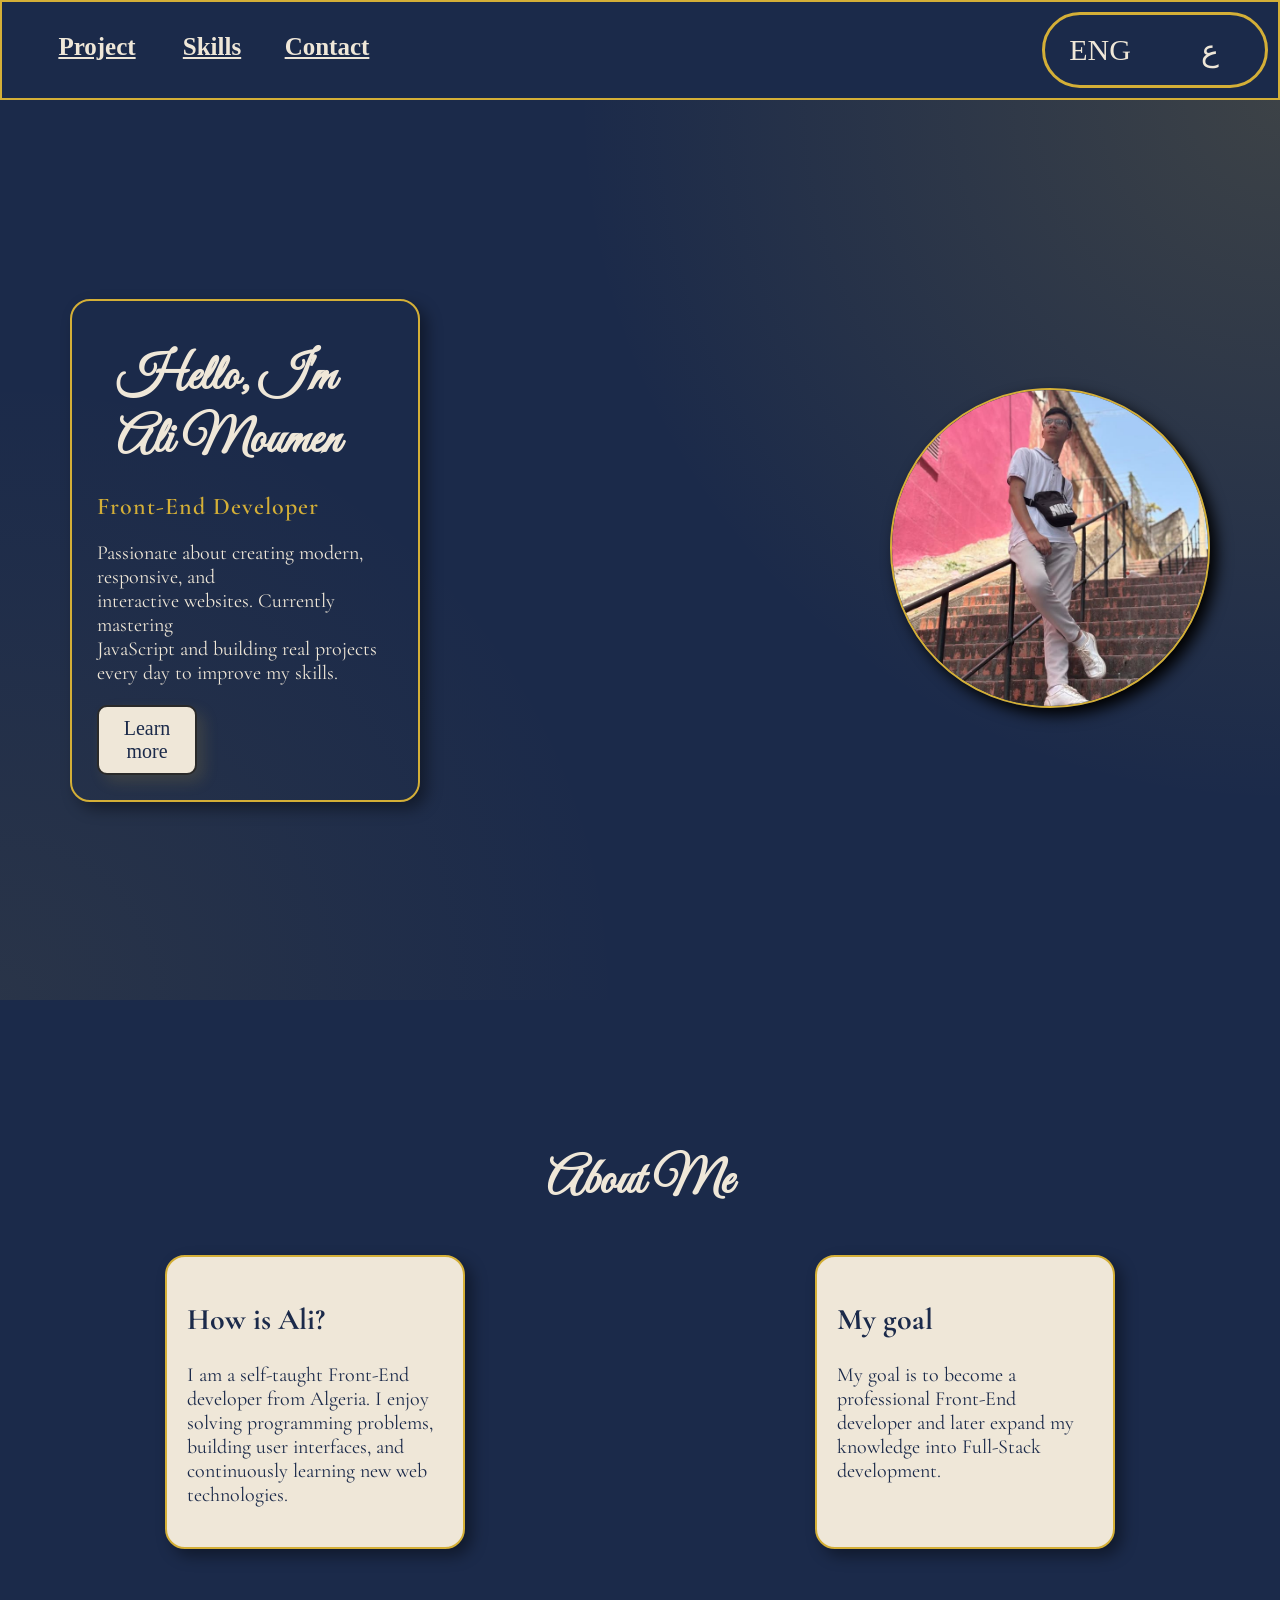
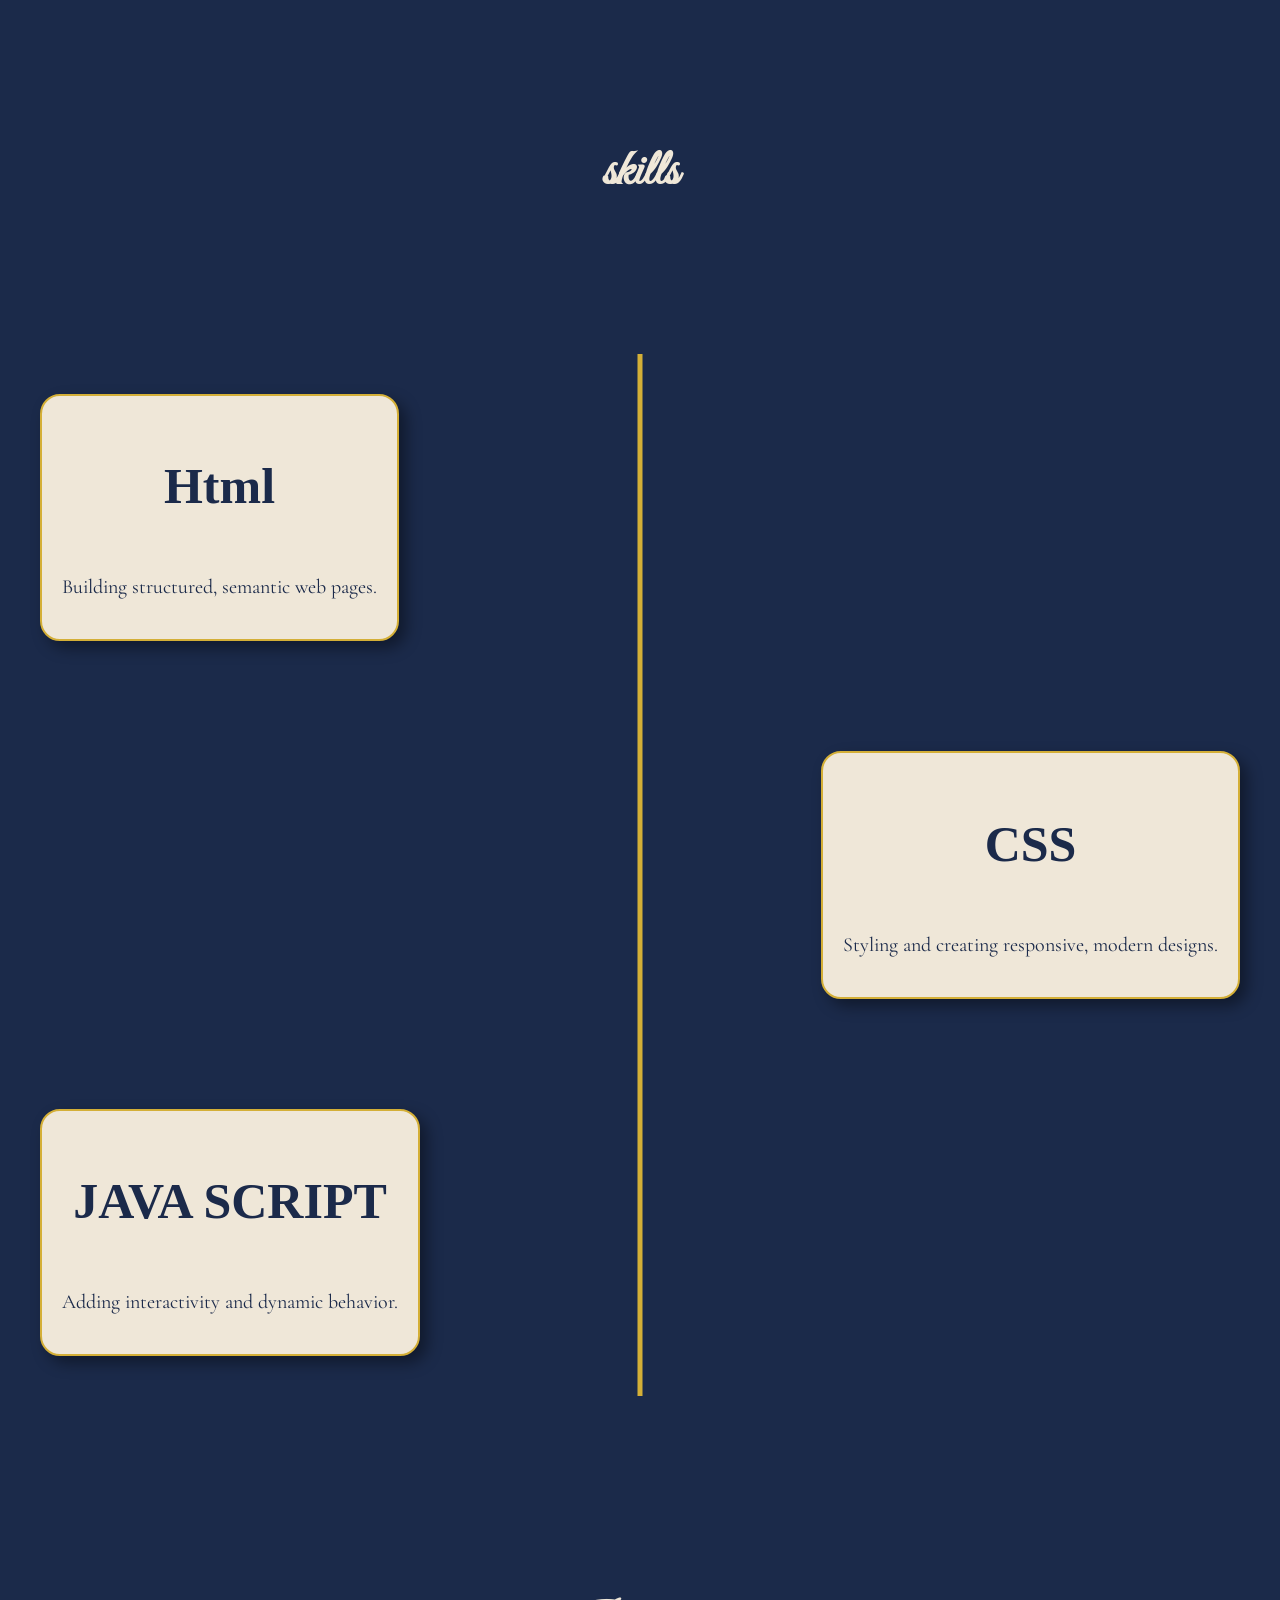
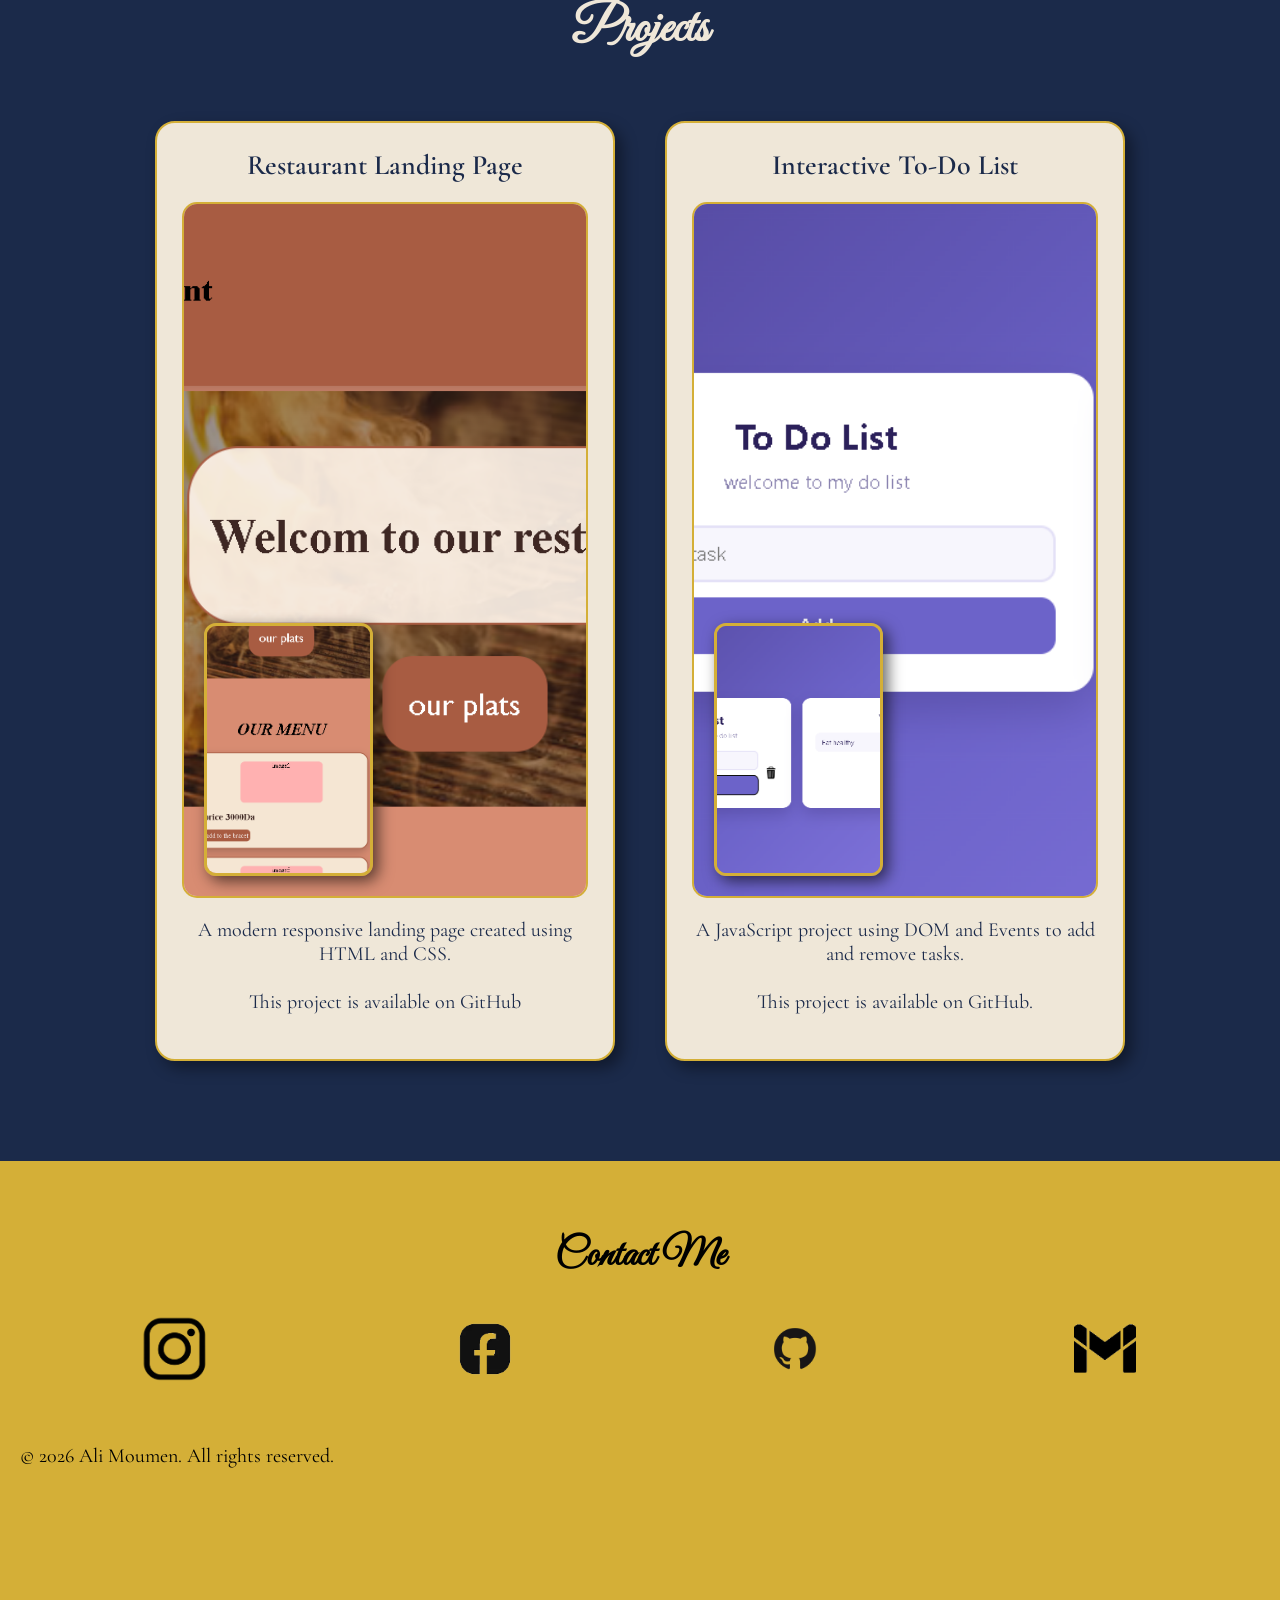
<file: index.html>
<!DOCTYPE html>
<html lang="en">
<head>
    <meta charset="UTF-8">
    <meta name="viewport" content="width=device-width, initial-scale=1.0">
    <title>Ali Moumen - Portfolio</title>
    <link rel="stylesheet" href="designe.css">
</head>
<body>
    <div id="eng">
<nav>
    <div class="lan">
        <a href="index.html">ENG</a>
      <a href="arb.html"  >ع</a>
    </div>
    <div class="nav">
        <a href="#projects">Project</a> 
         <a href="#skils">Skills</a>
         
           <a href="#contact">Contact</a> 
    </div>
</nav>

    <div class="all">
        <div class="image">
 <img src="ali1.jpg" alt="Ali Moumen" class="profile-image">
   </div> 
    
 <div class="home">
    <section id="home">
        
      
           

        <div class="text">
    <h1>Hello, I'm Ali Moumen</h1>

    <h2>Front-End Developer</h2>

    <p>
        Passionate about creating modern, responsive, and <br>interactive websites.
        Currently mastering<br> JavaScript and building real projects every day to
        improve my skills.
    </p>

    
    <a href="#about" >Learn more</a>
</div> 

</section>
</div>
   </div>

<section id="about">
<div class="about">
    <h1>About Me</h1>
<div class="ph">
    <div class="contaner1">
    <h2 >How is Ali?</h2>
    <p>
        I am a self-taught Front-End developer from Algeria.
        I enjoy solving programming problems, building user interfaces,
        and continuously learning new web technologies.
    </p>
    </div>
    <div class="contaner2">
    <h2>My goal</h2>
    <p>
        My goal is to become a professional Front-End developer and later
        expand my knowledge into Full-Stack development.
    </p>
    </div>
    </div>
</div>
</section>
<section id="skils"> 
    <div class="timeline">
        <div class="titel">
        <h1>skills</h1>
        </div>
        <div class="lineall">
        
        
        <div class="line">
            
        </div>
        <div class="derection">
    <div class="left">
<div class="html">
    <h1>Html</h1>
    <p>Building structured, semantic web pages.</p>
</div>
</div>
<div class="right">
<div class="css">
    <h1>CSS</h1>
    <p>Styling and creating responsive, modern designs.</p>
</div>
</div>
<div class="left">
<div class="js">
    <h1>JAVA SCRIPT</h1>
    <p>Adding interactivity and dynamic behavior.</p>
</div>
</div>
</div>
</div>
</div>
</section>
<section id="projects">

    <h2>Projects</h2>
<div class="prj">
    <article>

        <h3>Restaurant Landing Page</h3>
        <div class="big">
    <img src="image1.png" class="project-main" alt="Restaurant Landing Page - main screenshot">
    <img src="image2.png" class="project-thumb" alt="Restaurant Landing Page - menu detail">
    </div>
        <p>
            A modern responsive landing page created using HTML and CSS.
            <br><br>
This project is available on GitHub
        </p>

    </article>

   
    <article>

        <h3>Interactive To-Do List</h3>
        <div class="big">
    <img src="image3.png" class="project-main" alt="Interactive To-Do List - main screenshot">
    <img src="image4.png" class="project-thumb" alt="Interactive To-Do List - list detail">
    </div>
        <p>
            A JavaScript project using DOM and Events to add and remove tasks.
            <br><br>
This project is available on GitHub.
        </p>

    </article>
</div>
</section>



<section id="contact">

    <h2>Contact Me</h2>

    <div class="cont">
        <a href=" https://www.instagram.com/aliyacin.dev/"  target="_blank"><img src="insta.png"></a>
        <a href="https://www.facebook.com/profile.php?id=61576322057579"  target="_blank"><img src="face.webp"></a>
        <a href="https://github.com/AliMN-dotcom"  target="_blank"><img src="github_PNG58.png"></a>
      <a href="https://mail.google.com/mail/?view=cm&fs=1&to=ahemedmohcin@gmail.com" target="_blank">
    <img src="mail.webp" alt="Email">
</a>
    </div>

    <p>
© 2026 Ali Moumen. All rights reserved.
</p>


</section>

</main>


</div>
<div id="arb">

   


</body>
</html>
</file>
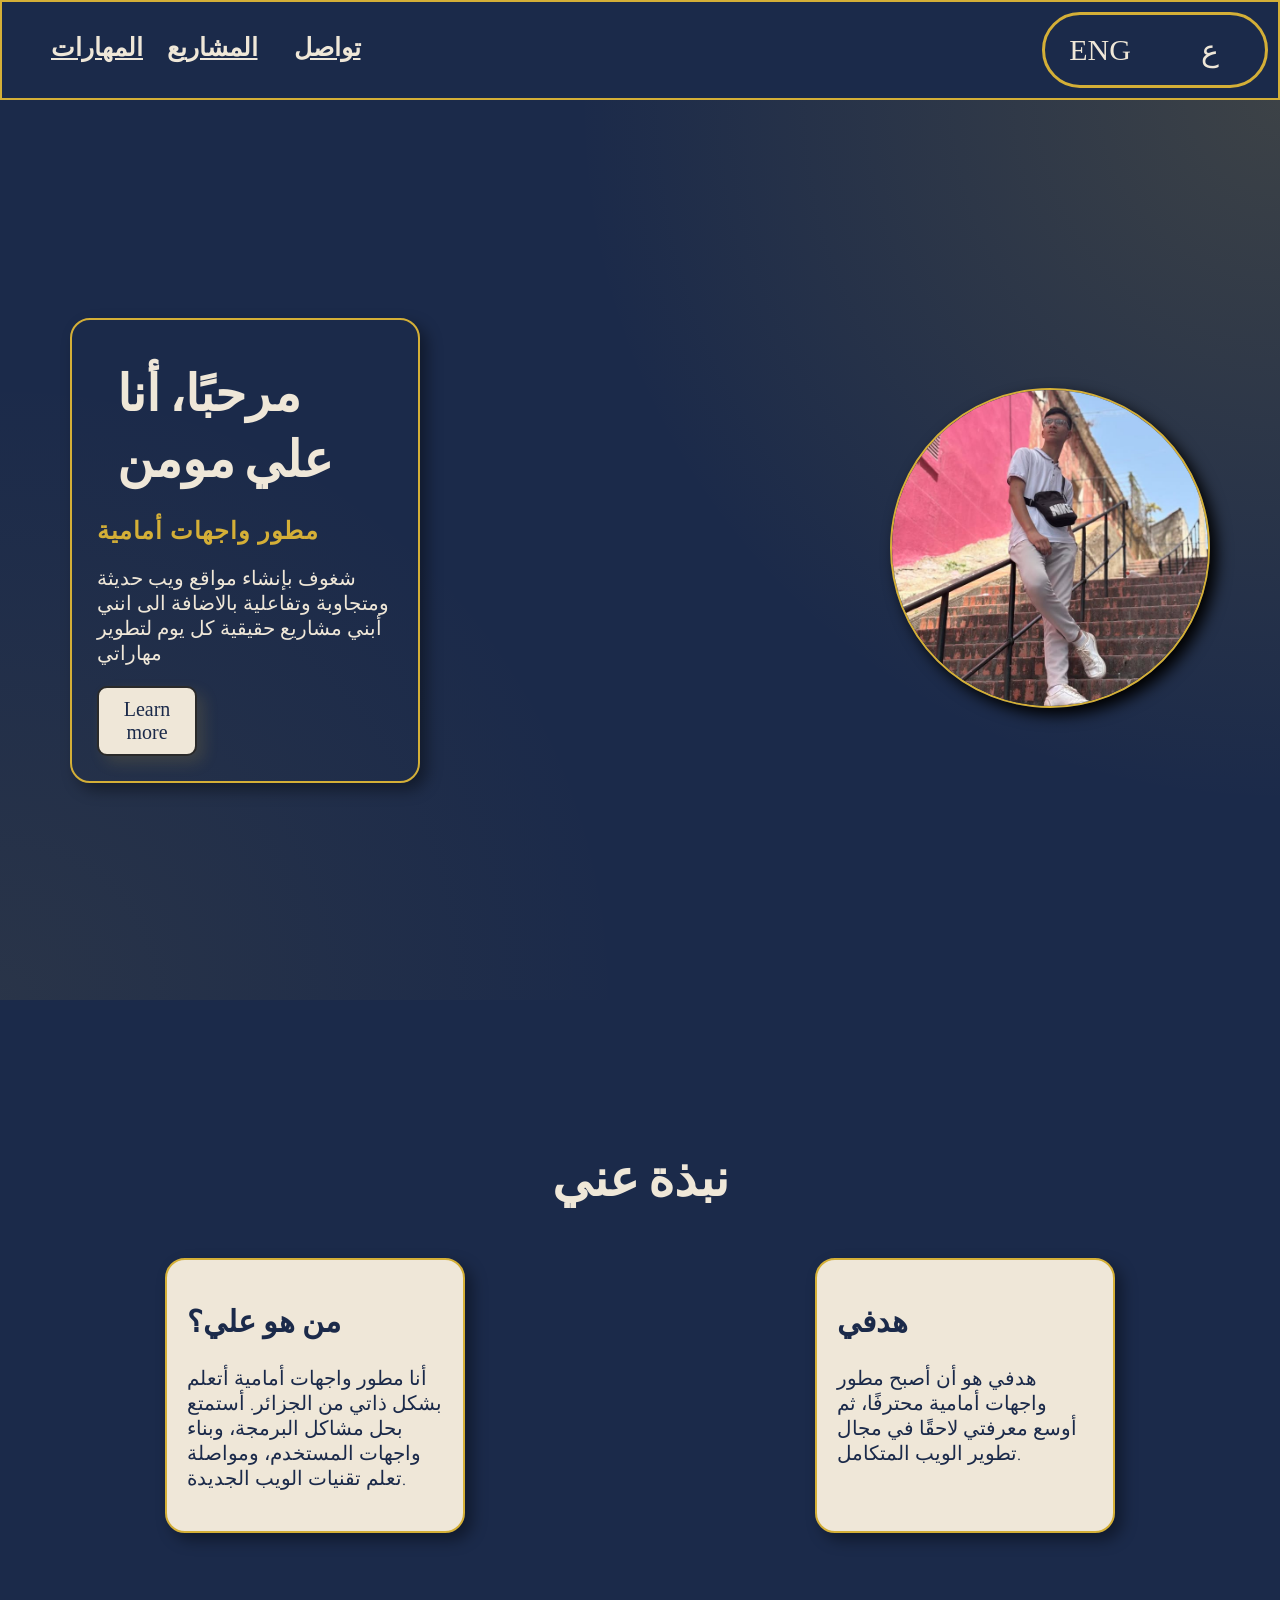
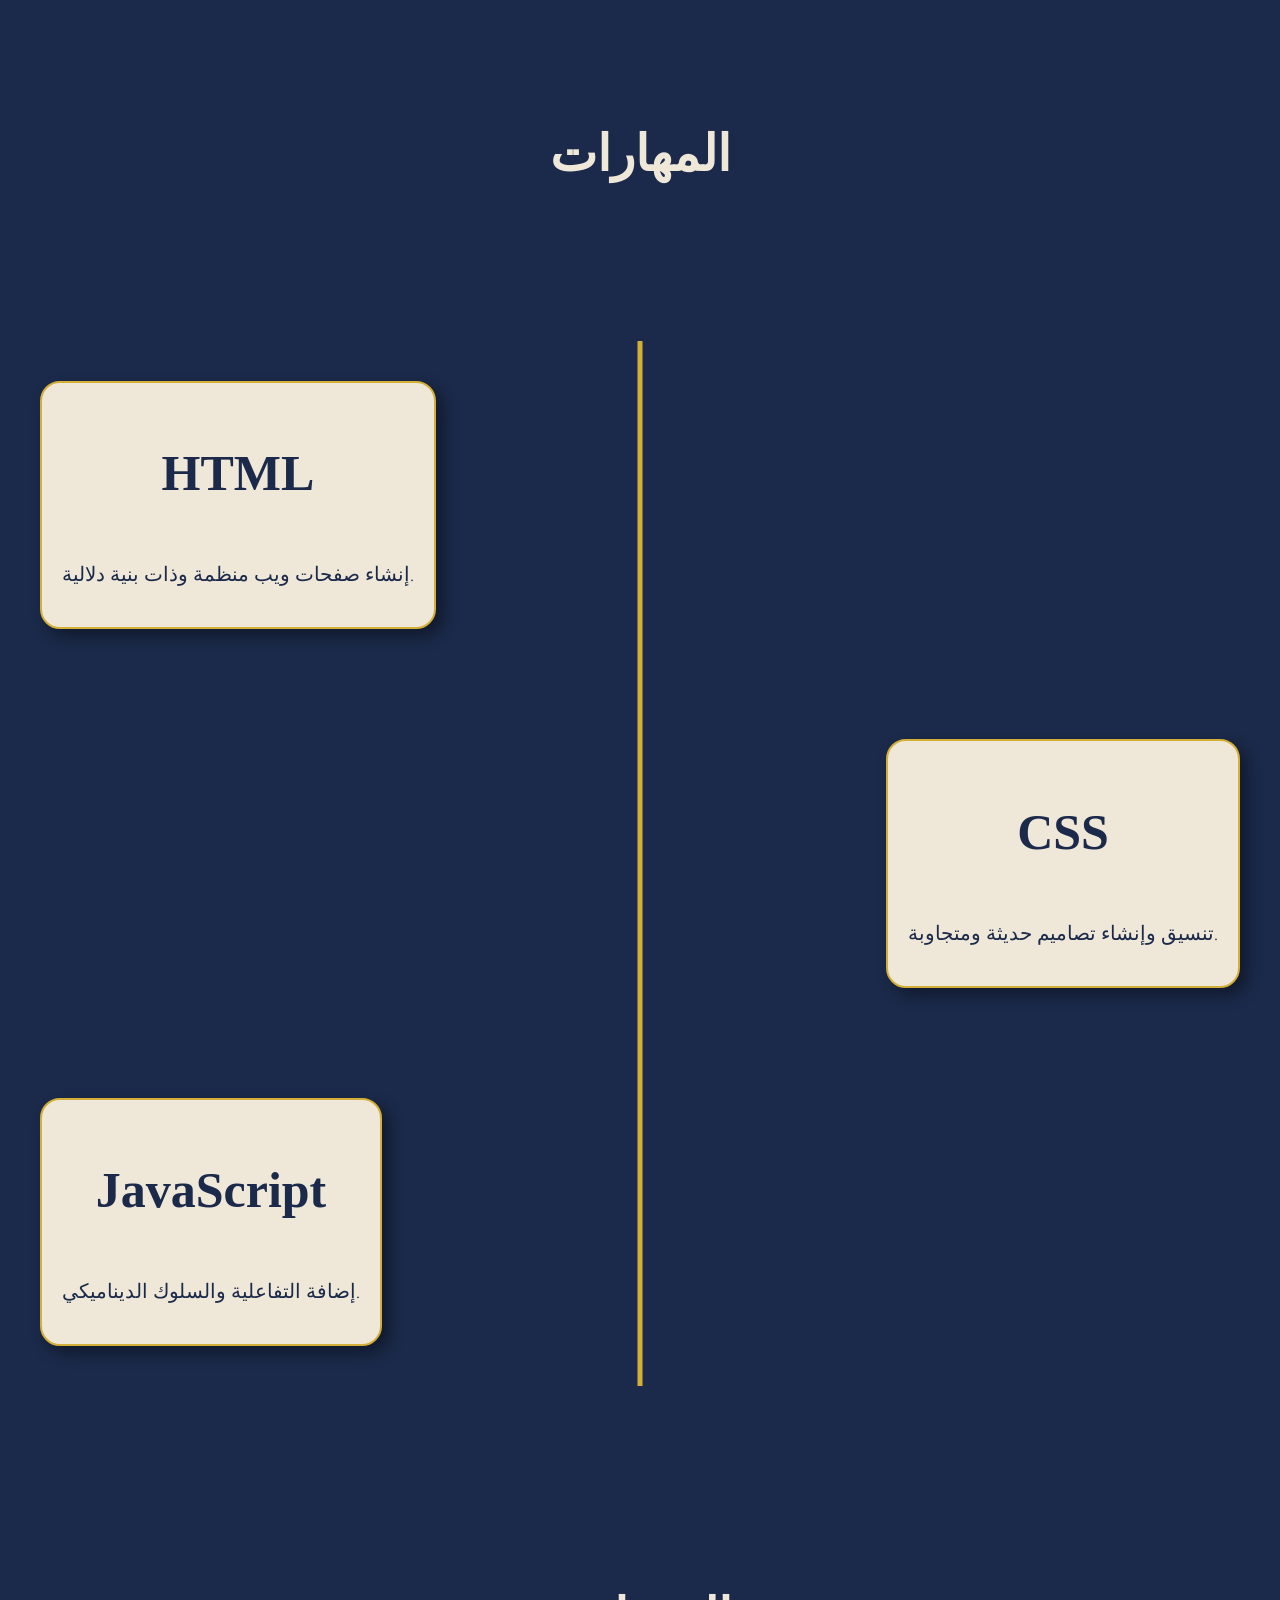
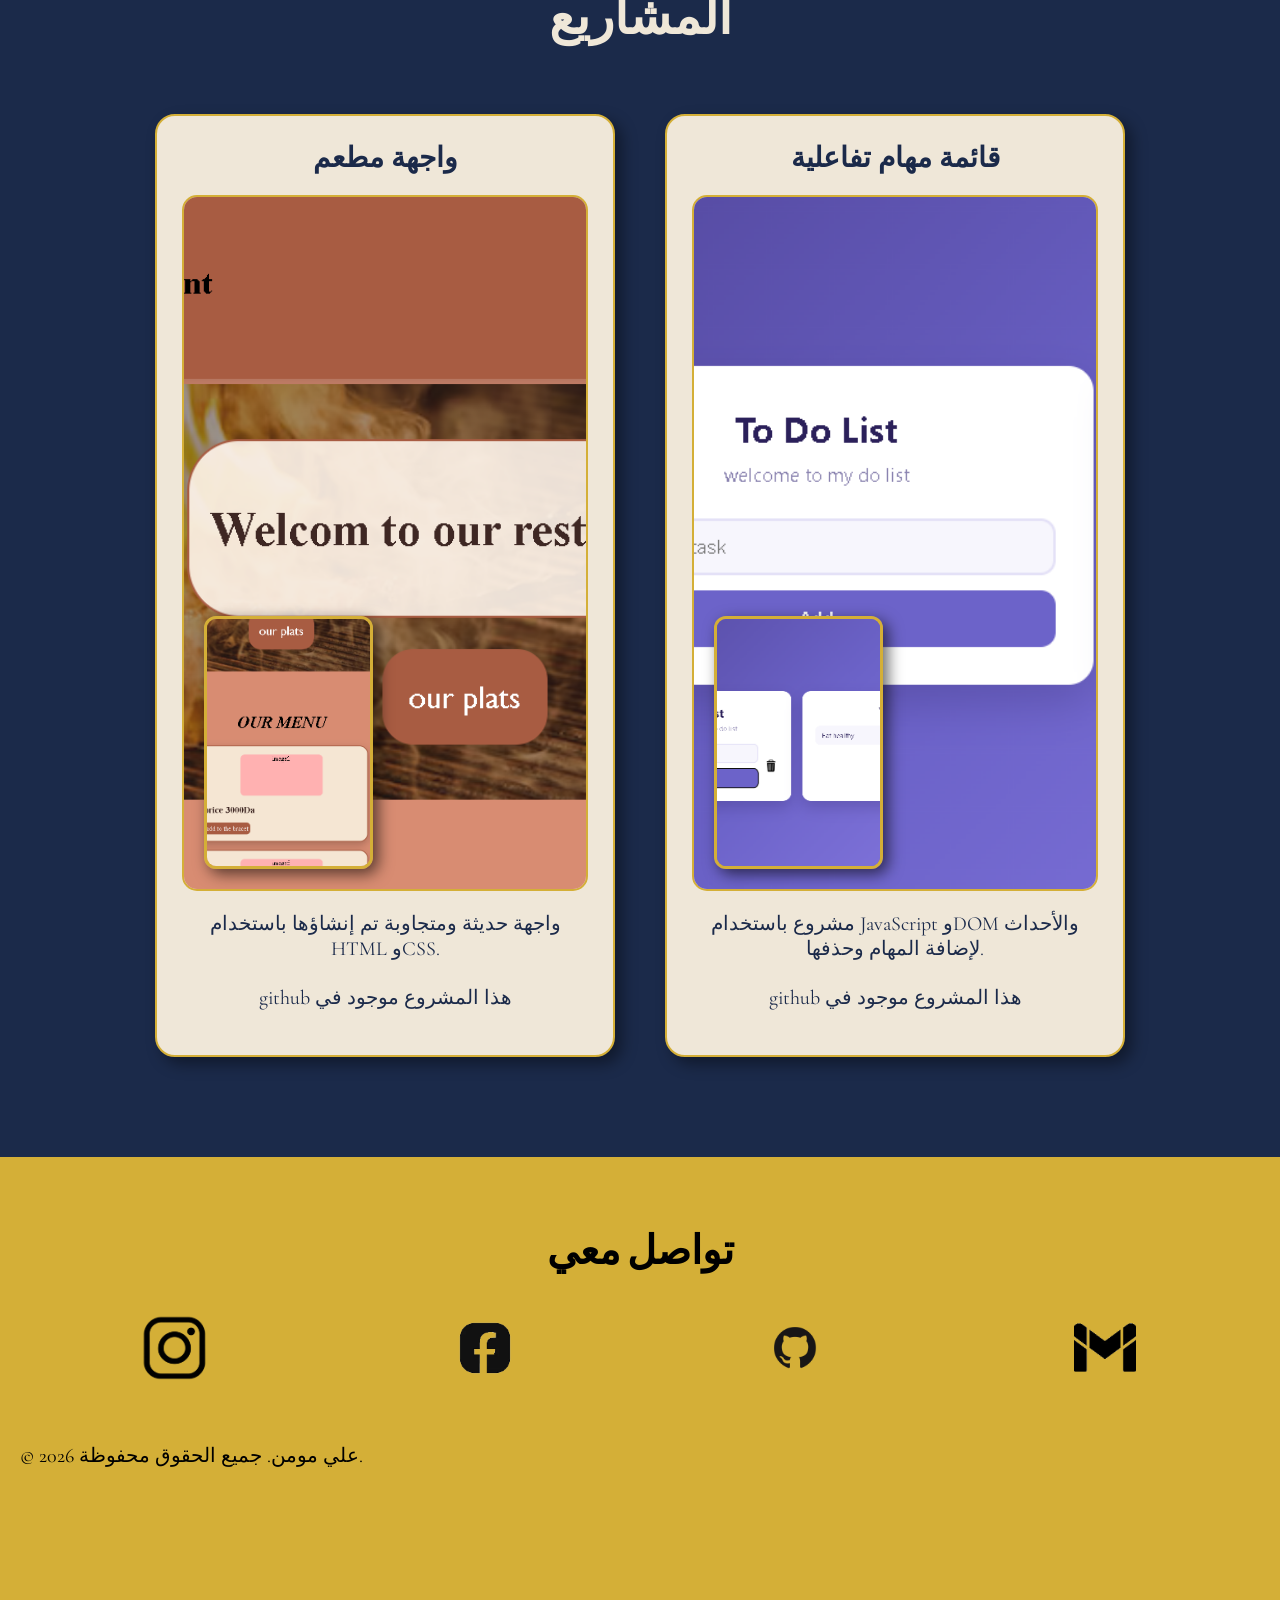
<file: arb.html>
<!DOCTYPE html>
<html lang="en">
<head>
    <meta charset="UTF-8">
    <meta name="viewport" content="width=device-width, initial-scale=1.0">
    <title>Ali Moumen - Portfolio</title>
    <link rel="stylesheet" href="designe.css">
</head>
<body>
    <div id="eng">
<nav>
    <div class="lan">
      <a href="index.html">ENG</a>
      <a href="arb.html"  >ع</a>
    </div>
    <div class="nav">
     
         <a href="#skils">المهارات</a>
          <a href="#projects">المشاريع</a>  
           <a href="#contact">تواصل</a> 
    </div>
</nav>

    <div class="all">
        <div class="image">
 <img src="ali1.jpg" alt="علي مومن" class="profile-image">
   </div> 
    
 <div class="home">
    <section id="home">
        
      
           

        <div class="text">
    <h1>مرحبًا، أنا علي مومن</h1>

    <h2>مطور واجهات أمامية</h2>

    <p>
     شغوف بإنشاء مواقع ويب حديثة ومتجاوبة وتفاعلية بالاضافة الى انني أبني مشاريع حقيقية كل يوم لتطوير  مهاراتي 
    </p>

    
     <a href="#about" >Learn more</a>
</div> 

</section>
</div>
   </div>

<section id="about">
<div class="about">
    <h1>نبذة عني</h1>
<div class="ph">
    <div class="contaner1">
    <h2 >من هو علي؟</h2>
    <p>
        أنا مطور واجهات أمامية أتعلم بشكل ذاتي من الجزائر.
        أستمتع بحل مشاكل البرمجة، وبناء واجهات المستخدم،
        ومواصلة تعلم تقنيات الويب الجديدة.
    </p>
    </div>
    <div class="contaner2">
    <h2>هدفي</h2>
    <p>
        هدفي هو أن أصبح مطور واجهات أمامية محترفًا، ثم
        أوسع معرفتي لاحقًا في مجال تطوير الويب المتكامل.
    </p>
    </div>
    </div>
</div>
</section>
<section id="skils"> 
    <div class="timeline">
        <div class="titel">
        <h1>المهارات</h1>
        </div>
        <div class="lineall">
        
        
        <div class="line">
            
        </div>
        <div class="derection">
    <div class="left">
<div class="html">
    <h1>HTML</h1>
    <p>إنشاء صفحات ويب منظمة وذات بنية دلالية.</p>
</div>
</div>
<div class="right">
<div class="css">
    <h1>CSS</h1>
    <p>تنسيق وإنشاء تصاميم حديثة ومتجاوبة.</p>
</div>
</div>
<div class="left">
<div class="js">
    <h1>JavaScript</h1>
    <p>إضافة التفاعلية والسلوك الديناميكي.</p>
</div>
</div>
</div>
</div>
</div>
</section>
<section id="projects">

    <h2>المشاريع</h2>
<div class="prj">
    <article>

        <h3>واجهة مطعم</h3>
        <div class="big">
    <img src="image1.png" class="project-main" alt="واجهة مطعم - لقطة الشاشة الرئيسية">
    <img src="image2.png" class="project-thumb" alt="واجهة مطعم - تفاصيل القائمة">
    </div>
        <p>
            واجهة حديثة ومتجاوبة تم إنشاؤها باستخدام HTML وCSS.
            <br><br>
                 github  هذا المشروع موجود في  
        </p>

    </article>

   
    <article>

        <h3>قائمة مهام تفاعلية</h3>
        <div class="big">
    <img src="image3.png" class="project-main" alt="قائمة مهام تفاعلية - لقطة الشاشة الرئيسية">
    <img src="image4.png" class="project-thumb" alt="قائمة مهام تفاعلية - تفاصيل القائمة">
    </div>
        <p>
            مشروع باستخدام JavaScript وDOM والأحداث لإضافة المهام وحذفها.
<br><br>
          github  هذا المشروع موجود في  
        </p>

    </article>
</div>
</section>


<section id="contact">

    <h2>تواصل معي</h2>

    <div class="cont">
        <a href=" https://www.instagram.com/aliyacin.dev/"><img src="insta.png"></a>
        <a href="https://www.facebook.com/profile.php?id=61576322057579"><img src="face.webp"></a>
       <a href="https://github.com/AliMN-dotcom"><img src="github_PNG58.png"></a>
      <a href="https://mail.google.com/mail/?view=cm&fs=1&to=ahemedmohcin@gmail.com" target="_blank">
    <img src="mail.webp" alt="Email">
</a>
    </div>

    <p>
© 2026 علي مومن. جميع الحقوق محفوظة.
</p>


</section>

</main>


<footer>
</div>
</file>
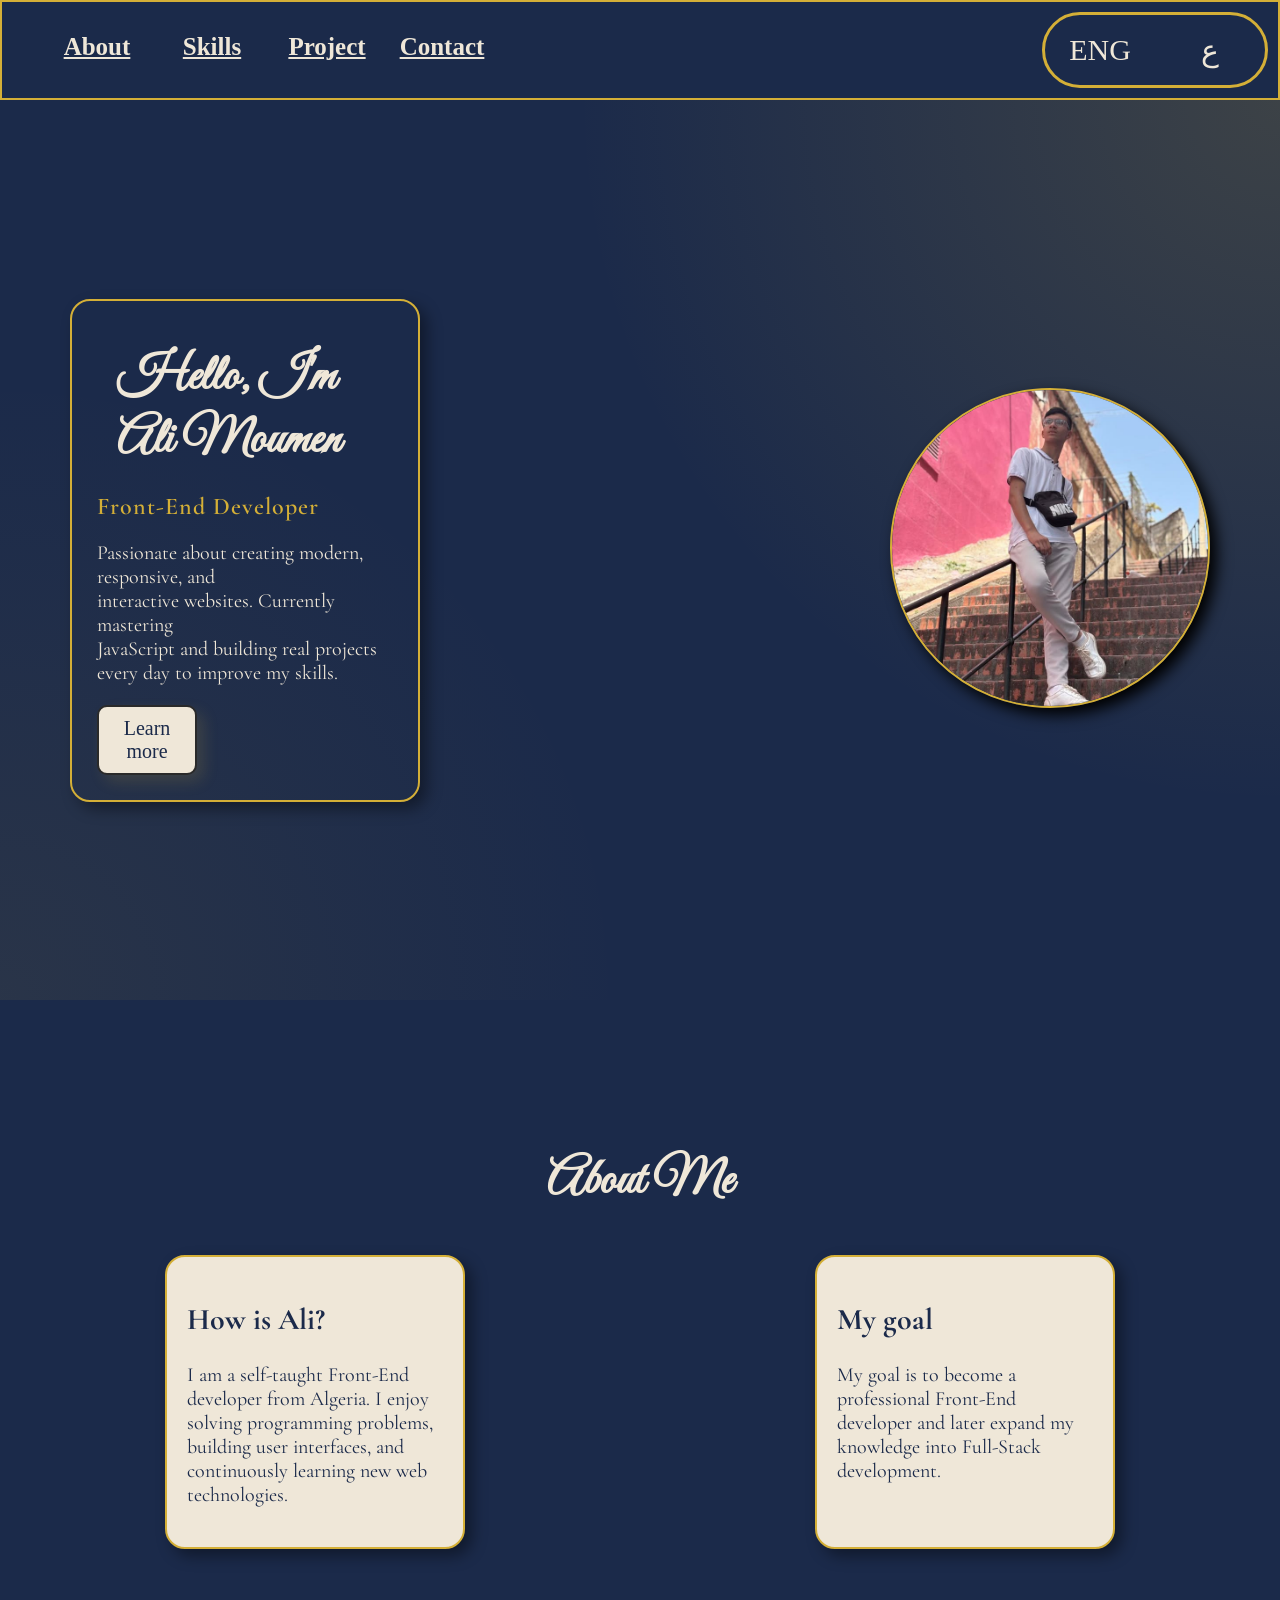
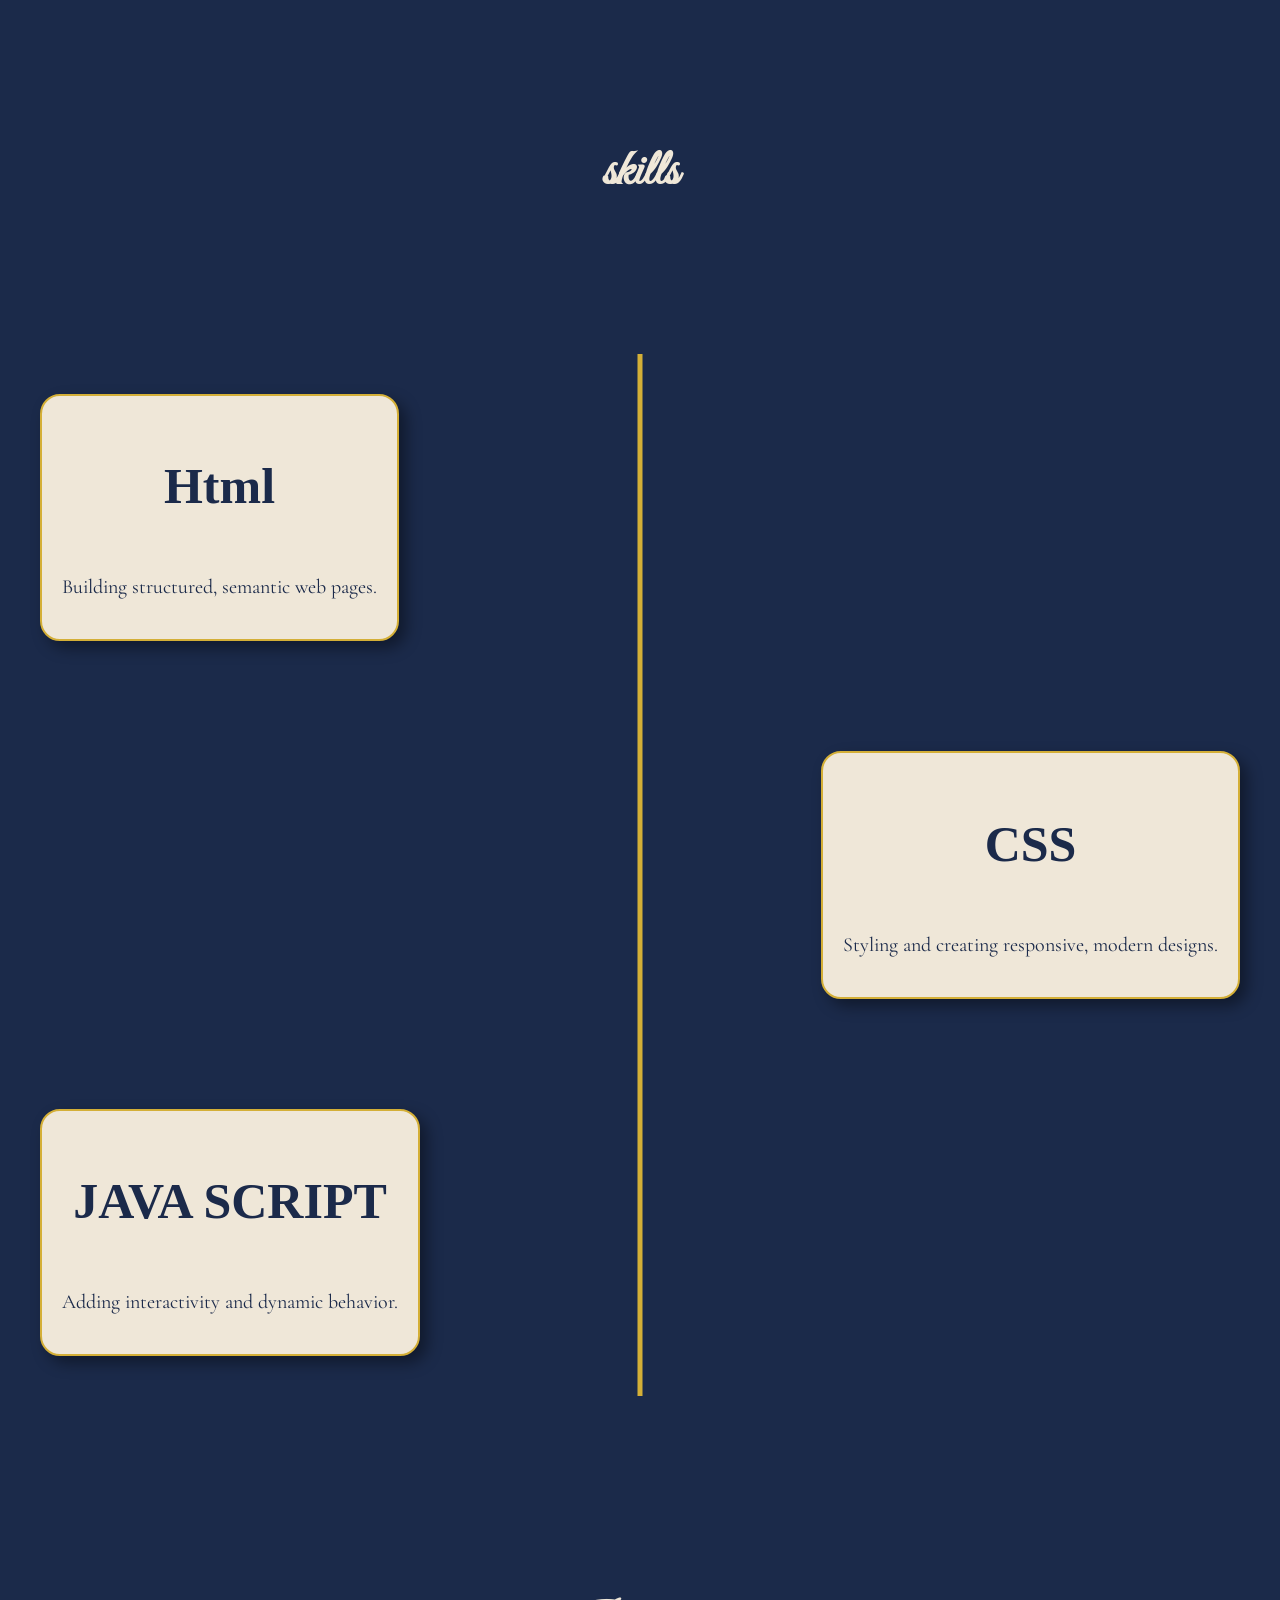
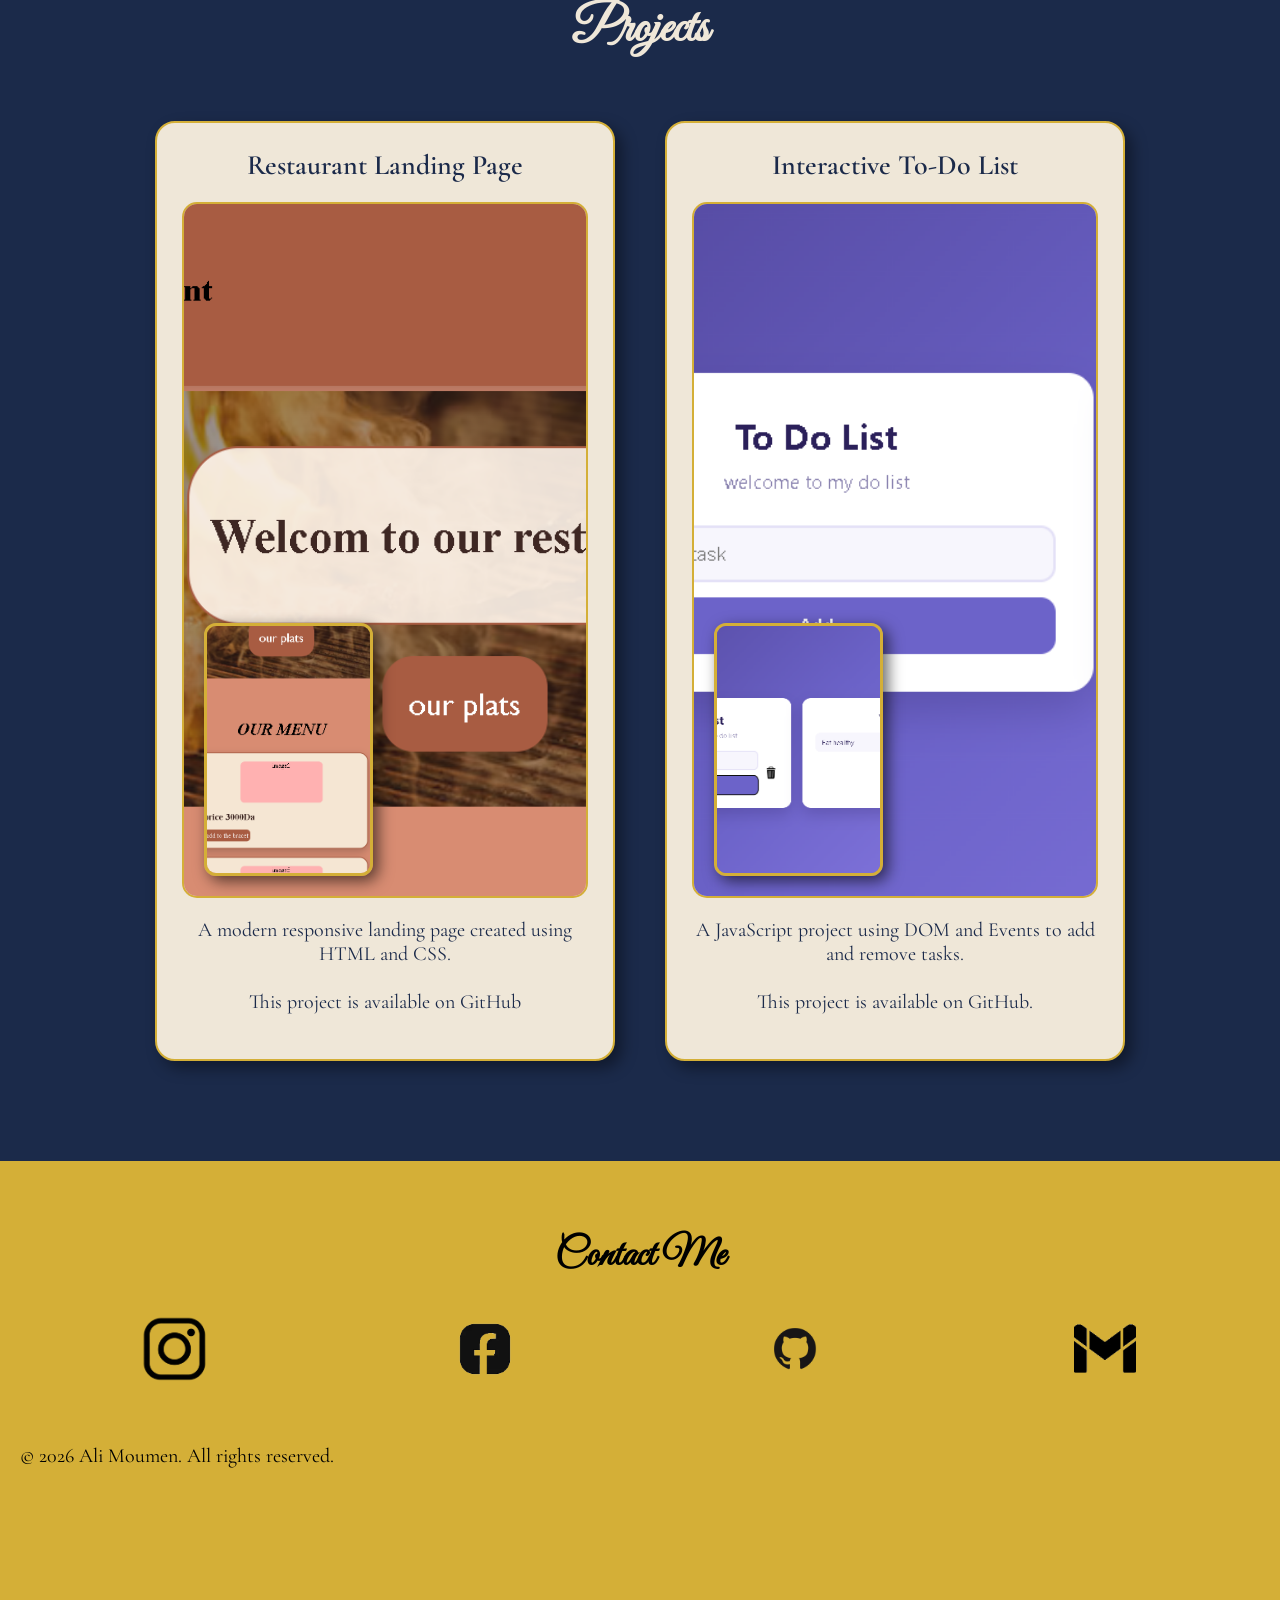
<file: page1hero.html>
<!DOCTYPE html>
<html lang="en">
<head>
    <meta charset="UTF-8">
    <meta name="viewport" content="width=device-width, initial-scale=1.0">
    <title>Ali Moumen - Portfolio</title>
    <link rel="stylesheet" href="designe.css">
</head>
<body>
    <div id="eng">
<nav>
    <div class="lan">
        <a href="page1hero.html">ENG</a>
      <a href="arb.html"  >ع</a>
    </div>
    <div class="nav">
       <a href="#about">About</a>
         <a href="#skils">Skills</a>
          <a href="#projects">Project</a>  
           <a href="#contact">Contact</a> 
    </div>
</nav>

    <div class="all">
        <div class="image">
 <img src="ali1.jpg" alt="Ali Moumen" class="profile-image">
   </div> 
    
 <div class="home">
    <section id="home">
        
      
           

        <div class="text">
    <h1>Hello, I'm Ali Moumen</h1>

    <h2>Front-End Developer</h2>

    <p>
        Passionate about creating modern, responsive, and <br>interactive websites.
        Currently mastering<br> JavaScript and building real projects every day to
        improve my skills.
    </p>

    
    <a href="#about" >Learn more</a>
</div> 

</section>
</div>
   </div>

<section id="about">
<div class="about">
    <h1>About Me</h1>
<div class="ph">
    <div class="contaner1">
    <h2 >How is Ali?</h2>
    <p>
        I am a self-taught Front-End developer from Algeria.
        I enjoy solving programming problems, building user interfaces,
        and continuously learning new web technologies.
    </p>
    </div>
    <div class="contaner2">
    <h2>My goal</h2>
    <p>
        My goal is to become a professional Front-End developer and later
        expand my knowledge into Full-Stack development.
    </p>
    </div>
    </div>
</div>
</section>
<section id="skils"> 
    <div class="timeline">
        <div class="titel">
        <h1>skills</h1>
        </div>
        <div class="lineall">
        
        
        <div class="line">
            
        </div>
        <div class="derection">
    <div class="left">
<div class="html">
    <h1>Html</h1>
    <p>Building structured, semantic web pages.</p>
</div>
</div>
<div class="right">
<div class="css">
    <h1>CSS</h1>
    <p>Styling and creating responsive, modern designs.</p>
</div>
</div>
<div class="left">
<div class="js">
    <h1>JAVA SCRIPT</h1>
    <p>Adding interactivity and dynamic behavior.</p>
</div>
</div>
</div>
</div>
</div>
</section>
<section id="projects">

    <h2>Projects</h2>
<div class="prj">
    <article>

        <h3>Restaurant Landing Page</h3>
        <div class="big">
    <img src="image1.png" class="project-main" alt="Restaurant Landing Page - main screenshot">
    <img src="image2.png" class="project-thumb" alt="Restaurant Landing Page - menu detail">
    </div>
        <p>
            A modern responsive landing page created using HTML and CSS.
            <br><br>
This project is available on GitHub
        </p>

    </article>

   
    <article>

        <h3>Interactive To-Do List</h3>
        <div class="big">
    <img src="image3.png" class="project-main" alt="Interactive To-Do List - main screenshot">
    <img src="image4.png" class="project-thumb" alt="Interactive To-Do List - list detail">
    </div>
        <p>
            A JavaScript project using DOM and Events to add and remove tasks.
            <br><br>
This project is available on GitHub.
        </p>

    </article>
</div>
</section>


<section id="contact">

    <h2>Contact Me</h2>

    <div class="cont">
        <a href=" https://www.instagram.com/aliyacin.dev/"  target="_blank"><img src="insta.png"></a>
        <a href="https://www.facebook.com/profile.php?id=61576322057579"  target="_blank"><img src="face.webp"></a>
        <a href="https://github.com/AliMN-dotcom"  target="_blank"><img src="github_PNG58.png"></a>
       <a href="mailto:ahemedmohcin@gmail.com"  target="_blank"><img src="mail.webp"></a>
    </div>

    <p>
© 2026 Ali Moumen. All rights reserved.
</p>


</section>

</main>


</div>
<div id="arb">

   


</body>
</html>
</file>
<file: designe.css>
@import url('https://fonts.googleapis.com/css2?family=Great+Vibes&family=Cormorant+Garamond:wght@400;600&display=swap');

/* الاسم / الإمضاء */
.home h1{
    font-family: 'Great Vibes', cursive;
    font-size: 50px;
    font-weight: 700;
    margin-bottom: 20px;
    margin: 20px;
}

.home h2, .home p, .home button,
 .about h2, .about p  {
    font-family: 'Cormorant Garamond', serif;
   
   
}
 .about h2, .about p {
 color:  #1b2a4a;
 }

.home h2{
    font-weight: 600;
    letter-spacing: 1px;
    color: #d4af37;
}
*{  
    color: #efe7d8;
}
body{
   
    background-color: #1b2a4a; 
    box-sizing: border-box;
    margin: 0px;
    
}
.home{
    display: flex;
    flex-direction: column;
    justify-content: flex-end;
    text-align: left;
    max-width: 350px;
   
    padding: 25px;
    border-radius: 20px;
    border: 2px solid #d4af37;
    box-shadow: 7px 7px 15px rgba(0, 0, 0, 0.4);
}


.home p{
    font-size: 20px;
   
    margin-bottom: 20px;
}
.home a{
   width: 100px;
   padding: 0px 9px;
    text-decoration: none;
    text-align: center;
    font-size: 20px;
    background-color: #efe7d8;
    
    color: #1b2a4a;
    border:  2px solid #2a2a2a;
    cursor: pointer;
    border-radius: 10px;
    box-shadow: 7px 7px 15px rgba(212, 175, 55, 0.15);
    
}

.home a:hover{
   background-color: #d4af37 ;
   
}
.image>img {
    border-radius: 50%;
    width: 320px;
    height: 320px;
    
    object-fit: cover;
    flex-shrink: 0;
    border: #000000 solid 2px;
    box-shadow: #000000 7px 7px 20px;
    border: solid 2px #d4af37;
    box-shadow: #000000 7px 7px 15px;
}
.all{

    display: flex;
    flex-direction: row-reverse;
    justify-content: space-between;
    align-items: center;
    
 
 
    padding: 0 70px;
   
   
    background: 
    radial-gradient(circle at top right, rgba(212, 175, 55, 0.18), transparent 45%),
    radial-gradient(circle at bottom left, rgba(212, 175, 55, 0.08), transparent 40%),
    #1b2a4a;
   height: 100vh;
}

#about p h1 {
    color: #1b2a4a;
}
.about h1{
 font-family: 'Great Vibes', cursive;
    font-size: 50px;
    font-weight: 700;
    
    text-align: center;
 
    font-size: 50px;
}
.about h2 {
     color: #1b2a4a;
}
.ph{
    display: flex;
    justify-content: space-around;
    flex-wrap: wrap;
    gap: 20px;
}
.contaner1 , .contaner2{
    max-width: 300px;
   
    border:  2px solid #d4af37;
    padding: 20px;
    border-radius: 20px;
    box-shadow: 7px 7px 15px rgba(0, 0, 0, 0.4);
     font-size: 20px;
     background-color:  #efe7d8;
   
}
.about{
    margin-top: 150px;
}
#skils{
    margin-top: 70px;
    padding: 80px 0;
   
}
 .titel{
     font-family: 'Great Vibes', cursive;
    font-size: 50px;
    text-align: center;
    margin-bottom: 60px;
}

.left  , .right {

 
 max-width: 500px;
   background-color:  #efe7d8;
    border:  2px solid #d4af37;
    padding: 20px;
    border-radius: 20px;
    box-shadow: 7px 7px 15px rgba(0, 0, 0, 0.4);
     font-size: 20px;
     margin: 40px;
}

  
.timeline{
    display: flex;
    flex-direction: column;
    gap: 30px;
}

.lineall{
    position: relative;
}

.line{
    position: absolute;
    left: 50%;
    top: 0;
    transform: translateX(-50%);
    width: 5px;
    height: 100%;
    background-color: #d4af37;
}

.derection{
    display: flex;
    flex-direction: column;
    align-items: flex-start;
    gap: 30px;
}
.right{
    align-self: flex-end;
}
.timeline h1{
    font-size: 50px;
    text-align: center;
    margin-bottom: 60px; 
    color: #efe7d8;
}
.derection p  {
     font-size: 20px;
    font-family: 'Cormorant Garamond', serif;
    margin-bottom: 20px;
    color: #1b2a4a;
}
.derection h1{
    color:#1b2a4a ;
}

/* ============ Projects ============ */
#projects{
    padding: 80px 20px 100px;
}
#projects > h2{
    font-family: 'Great Vibes', cursive;
    font-size: 50px;
    font-weight: 700;
    text-align: center;
    margin-bottom: 60px;
}
.prj{
    display: flex;
    flex-wrap: wrap;
    justify-content: center;
    align-items: flex-start;
    gap: 50px;
}
article{
    background-color: #efe7d8;
    border: 2px solid #d4af37;
    border-radius: 20px;
    box-shadow: 7px 7px 15px rgba(0, 0, 0, 0.4);
    padding: 25px;
    flex: 1 1 420px;
    max-width: 460px;
}
article h3{
    font-family: 'Cormorant Garamond', serif;
    font-size: 28px;
    font-weight: 600;
    text-align: center;
    margin: 0 0 20px;
    color: #1b2a4a;
}
.big{
    position: relative;
    width: 100%;
    aspect-ratio: 7 / 12;
    border-radius: 15px;
    overflow: hidden;
    border: 2px solid #d4af37;
}

.project-main{
    width:100%;
    height: 100%;
    object-fit:cover;
    object-position:center;
    display: block;
}
.big:hover .project-thumb{
    opacity:0.7;
     pointer-events: none;
}
.big:hover{
    transform: scale(1.05);
}
.project-thumb{
   
    transition: opacity 0.3s ease;
}

.project-thumb{
    position: absolute;
    bottom: 20px;
    left: 20px;
    width: 42%;
    aspect-ratio: 2 / 3;
   object-fit: cover;
    border: 3px solid #d4af37;
    border-radius: 12px;
    box-shadow: 5px 5px 15px rgba(0, 0, 0, 0.6);
}
.project-thumb:hover{
    transform: scale(1.2);
   
}
article p{
    font-family: 'Cormorant Garamond', serif;
    font-size: 20px;
    text-align: center;
    margin-top: 20px;
    color: #1b2a4a;
    
}
#contact{
    background-color: #d4af37;
    height: 50vh;
    box-sizing: border-box;
    margin: 0px;
    padding: 20px;
}
#contact p{
    color: #000000;
    font-family: 'Cormorant Garamond', serif;
    font-size: 20px;
    text-align:start;
    margin-top: 60px;
}
#contact h2{
     color: #000000;
    text-align: center;
      font-family: 'Great Vibes', cursive;
    font-size: 40px;
    font-weight: 700;
    margin-top: 50px;
   
}
a{
    display: inline-flex;
    align-items: center;
    justify-content:center;
    width: 70px;
    height: 70px;
}
.cont{
    display: flex;
    justify-content: space-around;
    flex-wrap: wrap;
  
}
.cont img{
    display: block;
    width: 100%;
    height: 100%;
    object-fit: contain;
   
}
nav{
    border: #d4af37 solid 2px;
    display: flex;
    flex-direction: row-reverse;
    justify-content: space-between;
    flex-wrap:wrap-reverse;
    padding: 10px;
    
}
.lan{
    display: flex;
    justify-content: space-around;
    gap: 40px;
    border: #d4af37 solid ;
    width: max-content;
   padding: 0px 20px;
    border-radius: 50px;
}

.nav{
display: flex;
justify-content: start;
 gap: 35px;
  column-gap: 45px;
margin: 0 50px;

font-size: 25px;
font-weight: 700;


}
.nav a{
   padding: 0 20px;    
   
}


.lan a{
    font-size: 30px;
     text-decoration: none;
     
   
}




/* ==================== Responsive ==================== */

html {
    scroll-behavior: smooth;
}

*, *::before, *::after {
    box-sizing: border-box;
}

body {
    overflow-x: hidden;
}

@media (max-width: 900px) {

    nav {
        flex-direction: column;
        align-items: center;
        gap: 18px;
        padding: 12px 15px;
    }

    .nav {
        justify-content: center;
        flex-wrap: wrap;
        gap: 18px 28px;
        margin-left: 0;
        font-size: 21px;
    }
 
   

    .lan {
        order: -1;
        justify-content: center;
    }

    .all {
        flex-direction: column;
        justify-content: center;
        gap: 35px;
        min-height: 100vh;
        height: auto;
        padding: 70px 25px;
    }

    .image > img {
        width: min(280px, 70vw);
        height: min(280px, 70vw);
    }

    .home {
        width: min(100%, 500px);
        max-width: none;
        text-align: center;
        padding: 22px;
    }

    .home h1 {
        font-size: clamp(38px, 8vw, 50px);
    }

    .home p {
        font-size: 19px;
    }

    .about {
        margin-top: 80px;
        padding: 0 20px;
    }

    .ph {
        justify-content: center;
    }

    .contaner1,
    .contaner2 {
        width: min(100%, 430px);
        max-width: none;
    }

    #skils {
        padding: 60px 20px;
    }

    .line {
        left: 20px;
    }

    .derection {
        align-items: stretch;
        gap: 20px;
        padding-left: 40px;
    }

    .left,
    .right {
        width: 100%;
        max-width: none;
        margin: 20px 0;
    }

    .right {
        align-self: stretch;
    }

    #projects {
        padding: 60px 20px 80px;
    }

    .prj {
        gap: 30px;
    }

    article {
        width: 100%;
        max-width: 520px;
        flex: 1 1 100%;
    }
}

@media (max-width: 600px) {

    nav {
        border-width: 1px;
    }

    .nav {
        gap: 20px 18px;
        font-size: 18px;
        justify-content: center;
    }

    .lan {
        gap: 18px;
        padding: 0 15px;
        justify-content: center;
    }
   
   

    .lan a {
        font-size: 24px;
    }

    .all {
        padding: 55px 15px;
        gap: 25px;
    }

    .image > img {
        width: min(220px, 62vw);
        height: min(220px, 62vw);
    }

    .home {
        padding: 18px;
        border-radius: 15px;
    }

    .home h1,
    .about h1,
    .timeline h1,
    #projects > h2 {
        font-size: 40px;
    }

    .home h2 {
        font-size: 25px;
    }

    .home p,
    .about p,
    .derection p,
    article p,
    .contaner1,
    .contaner2 {
        font-size: 18px;
    }

    .home button {
        width: 100%;
        max-width: 220px;
    }

    .about {
        margin-top: 60px;
        padding: 0 15px;
    }

    #skils {
        padding: 45px 15px;
    }

    .timeline h1 {
        margin-bottom: 35px;
    }

    .line {
        left: 12px;
        width: 3px;
    }

    .derection {
        padding-left: 28px;
    }

    .left,
    .right {
        padding: 17px;
        margin: 12px 0;
        border-radius: 15px;
    }

    #projects {
        padding: 50px 15px 65px;
    }

    article {
        padding: 18px;
        border-radius: 15px;
    }

    article h3 {
        font-size: 25px;
    }

    .big {
        aspect-ratio: 7 / 10;
    }

    #contact {
        min-height: 45vh;
        height: auto;
        padding: 30px 15px;
    }

    #contact h2 {
        font-size: 38px;
        margin-top: 20px;
    }

    .cont {
        gap: 15px;
        justify-content: center;
    }

    a {
        width: 55px;
        height: 55px;
    }

    #contact p {
        text-align: center;
        margin-top: 40px;
        font-size: 17px;
    }
}

@media (max-width: 380px) {

    .nav {
        gap: 10px 14px;
        font-size: 16px;
    }

    .home h1,
    .about h1,
    .timeline h1,
    #projects > h2 {
        font-size: 34px;
    }

    .home h2 {
        font-size: 22px;
    }

    .home p,
    .about p,
    .derection p,
    article p,
    .contaner1,
    .contaner2 {
        font-size: 16px;
    }

    .image > img {
        width: 190px;
        height: 190px;
    }
}
</file>
